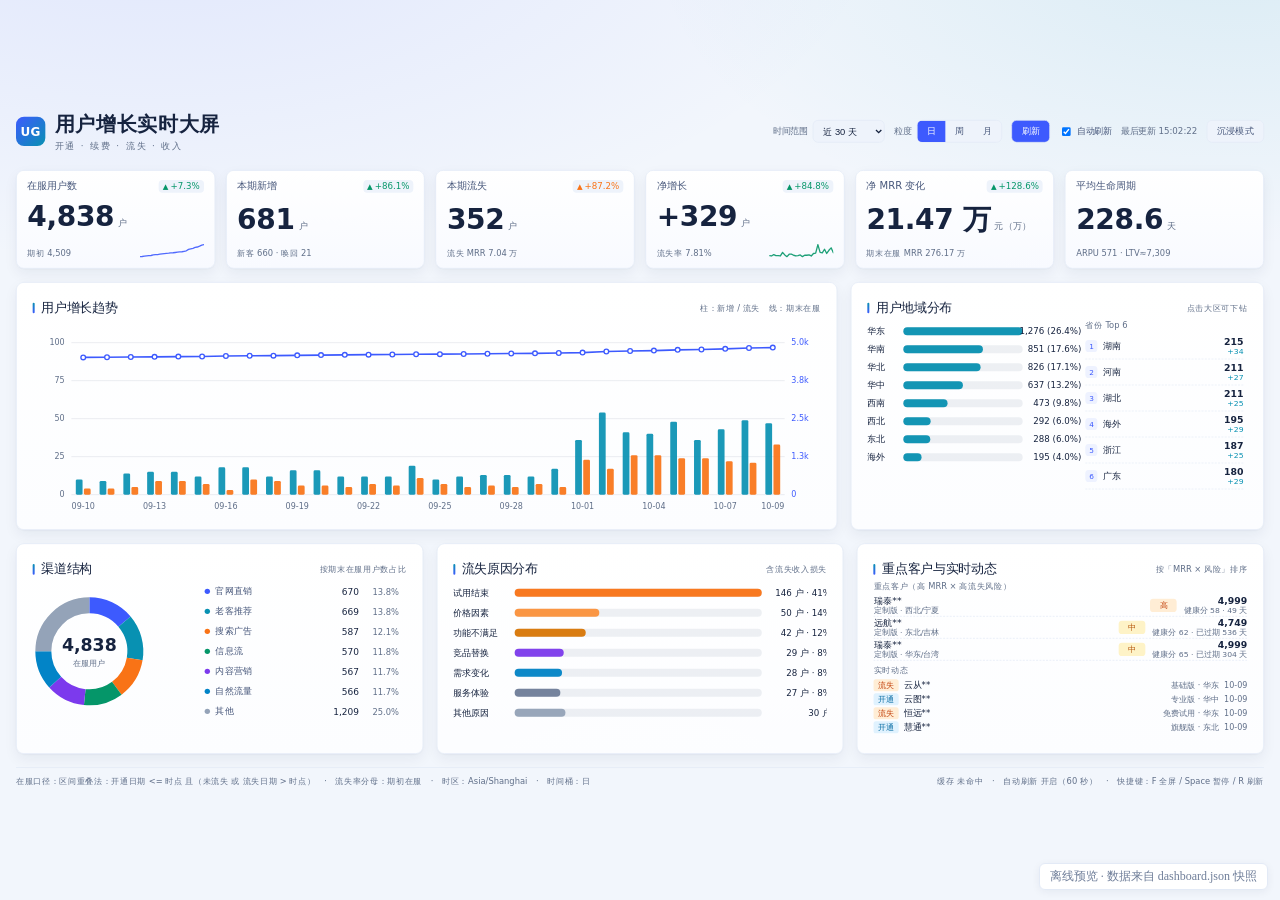
<file: tools/preview/index.html>
<!doctype html>
<html lang="zh-CN">
<head>
<meta charset="utf-8" />
<meta name="viewport" content="width=device-width, initial-scale=1" />
<title>增长大屏 · 离线预览</title>
<link rel="stylesheet" href="../../user_growth/user_growth/public/css/growth_screen.css" />
<style>
	html, body { margin: 0; padding: 0; height: 100%; background: #f2f6fc; }
	#ug-root { height: 100vh; }
	.ug-stage { height: 100vh !important; }
	.ug-preview-hint {
		position: fixed; right: 12px; bottom: 10px; z-index: 50;
		font-size: 12px; color: #6f7e99;
		background: #ffffff; border: 1px solid #e3eaf6;
		padding: 4px 10px; border-radius: 6px;
		box-shadow: 0 2px 8px rgba(22,35,63,.06);
	}
</style>
</head>
<body>
<div class="ug-screen" id="ug-root" data-state="loading">
	<div class="ug-stage">
		<div class="ug-canvas" style="align-items:center;justify-content:center;color:#6F7E99;font-size:18px">
			正在加载预览数据…
		</div>
	</div>
</div>
<div class="ug-preview-hint">离线预览 · 数据来自 dashboard.json 快照</div>

<!-- frappe 运行时垫片：让大屏脚本在纯静态环境下复用同一套渲染逻辑 -->
<script>
window.frappe = {
	call: function (options) {
		load_snapshot().then(function (snapshot) {
			var method = options.method || "";
			var payload = null;
			var data = (snapshot || {}).data || {};
			if (method.indexOf("get_dashboard_data") > 0) {
				payload = snapshot;
			} else if (method.indexOf("get_kpi_summary") > 0) {
				payload = copy(snapshot, data.kpi);
			} else if (method.indexOf("get_trend_series") > 0) {
				payload = copy(snapshot, data.trend);
			} else if (method.indexOf("get_event_feed") > 0) {
				payload = copy(snapshot, data.events || []);
			} else if (method.indexOf("get_region_breakdown") > 0) {
				payload = copy(snapshot, {
					region: "全部",
					kpi: data.kpi,
					province: (data.distribution || {}).province || [],
					channel: (data.distribution || {}).channel || [],
					plan: (data.distribution || {}).plan || [],
				});
			} else {
				payload = { code: 0, msg: "preview", data: null };
			}
			if (options.callback) options.callback({ message: payload });
		}).catch(function (error) {
			if (options.error) options.error({ message: String(error) });
		});
	},
	datetime: {
		get_today: function () { return new Date().toISOString().slice(0, 10); },
		add_days: function (value, days) {
			var d = new Date(value); d.setDate(d.getDate() + days);
			return d.toISOString().slice(0, 10);
		},
		add_months: function (value, months) {
			var d = new Date(value); d.setMonth(d.getMonth() + months);
			return d.toISOString().slice(0, 10);
		},
	},
	utils: { escape_html: function (text) { return String(text); } },
	user: { has_role: function () { return true; } },
};

function copy(snapshot, data) {
	return {
		code: 0, msg: "preview", cached: true,
		generated_at: snapshot ? snapshot.generated_at : null,
		caliber: snapshot ? snapshot.caliber : null,
		data: data,
	};
}

var SNAPSHOT = null;
function load_snapshot() {
	if (SNAPSHOT) return Promise.resolve(SNAPSHOT);
	return fetch("dashboard.json", { cache: "no-store" })
		.then(function (response) { return response.json(); })
		.then(function (json) { SNAPSHOT = json; return json; });
}
</script>

<script src="../../user_growth/user_growth/public/js/growth_screen/format.js"></script>
<script src="../../user_growth/user_growth/public/js/growth_screen/api.js"></script>
<script src="../../user_growth/user_growth/public/js/growth_screen/charts.js"></script>
<script src="../../user_growth/user_growth/public/js/growth_screen/layout.js"></script>
<script src="../../user_growth/user_growth/public/js/growth_screen/screen.js"></script>
<script>
window.user_growth.screen.mount(document.getElementById("ug-root"), { preview: true });

// ---- 仅预览页使用的布局自检（把测量结果写进 DOM，便于 headless 校验） ----
setTimeout(function () {
	var canvas = document.querySelector(".ug-canvas");
	var stage = document.querySelector(".ug-stage");
	var overflow = 0;
	var canvasRect = canvas.getBoundingClientRect();
	document.querySelectorAll(".ug-canvas *").forEach(function (element) {
		var rect = element.getBoundingClientRect();
		if (rect.width && (rect.right > canvasRect.right + 1 || rect.bottom > canvasRect.bottom + 1)) {
			overflow += 1;
		}
	});
	var transform = canvas.style.transform || "";
	var scale = parseFloat((transform.match(/scale\(([^)]+)\)/) || [0, "0"])[1]);
	var clipped = [];
	document.querySelectorAll(".ug-panel__body, .ug-kpi__card").forEach(function (element) {
		var delta = element.scrollHeight - element.clientHeight;
		if (delta > 1) {
			var owner = element.closest("[data-panel]");
			clipped.push({
				panel: (owner && owner.getAttribute("data-panel")) || element.getAttribute("data-kpi") || "kpi",
				delta: delta,
			});
		}
	});

	// 对比度自检：亮色主题下必须保证文字可读（正文 ≥ 4.5:1，大号数字 ≥ 3:1）
	function parseColor(value) {
		var match = String(value || "").match(/rgba?\(([^)]+)\)/);
		if (!match) return null;
		var parts = match[1].split(",").map(function (item) { return parseFloat(item); });
		return { r: parts[0], g: parts[1], b: parts[2], a: parts.length > 3 ? parts[3] : 1 };
	}
	function relLuminance(color) {
		var channels = [color.r, color.g, color.b].map(function (value) {
			value = value / 255;
			return value <= 0.03928 ? value / 12.92 : Math.pow((value + 0.055) / 1.055, 2.4);
		});
		return 0.2126 * channels[0] + 0.7152 * channels[1] + 0.0722 * channels[2];
	}
	function effectiveBackground(element) {
		var node = element;
		while (node && node !== document.documentElement) {
			var color = parseColor(window.getComputedStyle(node).backgroundColor);
			if (color && color.a > 0.5) return color;
			node = node.parentElement;
		}
		return { r: 255, g: 255, b: 255 };
	}
	function contrastRatio(element) {
		var foreground = parseColor(window.getComputedStyle(element).color);
		if (!foreground) return null;
		var background = effectiveBackground(element);
		var first = relLuminance(foreground);
		var second = relLuminance(background);
		return Math.round(((Math.max(first, second) + 0.05) / (Math.min(first, second) + 0.05)) * 100) / 100;
	}
	var contrastChecks = [];
	[
		[".ug-kpi__label", 4.5],
		[".ug-kpi__hint", 4.5],
		[".ug-kpi__number", 3],
		[".ug-panel__title", 4.5],
		[".ug-panel__hint", 4.5],
		[".ug-rank__name", 4.5],
		[".ug-legend__name", 4.5],
		[".ug-accounts__name", 4.5],
		[".ug-accounts__meta", 4.5],
		[".ug-footer__caliber", 4.5],
	].forEach(function (entry) {
		var element = document.querySelector(entry[0]);
		if (element) {
			contrastChecks.push({ selector: entry[0], ratio: contrastRatio(element), min: entry[1] });
		}
	});
	var diagnostics = {
		scale: Number(scale.toFixed(4)),
		canvasWidth: Math.round(canvasRect.width),
		canvasHeight: Math.round(canvasRect.height),
		stageHeight: Math.round(stage.getBoundingClientRect().height),
		viewport: [window.innerWidth, window.innerHeight],
		documentHeight: document.documentElement.scrollHeight,
		overflowElements: overflow,
		svgCount: document.querySelectorAll("svg").length,
		clippedPanels: clipped,
		contrast: contrastChecks,
		// 主题自检：底色亮度必须"亮"（深色主题会直接失败）
		backgroundLuminance: {
			screen: Math.round(relLuminance(effectiveBackground(document.querySelector(".ug-screen"))) * 1000) / 1000,
			panel: Math.round(relLuminance(effectiveBackground(document.querySelector(".ug-panel"))) * 1000) / 1000,
			card: Math.round(relLuminance(effectiveBackground(document.querySelector(".ug-kpi__card"))) * 1000) / 1000,
		},
	};
	var node = document.createElement("div");
	node.id = "ug-layout-diagnostics";
	node.textContent = JSON.stringify(diagnostics);
	// 放到视口外：既不影响截图与布局，又能被 headless 的 --dump-dom 读到
	node.style.cssText = "position:fixed;left:-10000px;top:0;white-space:pre;";
	document.body.appendChild(node);
}, 1200);
</script>
</body>
</html>
</file>
<file: user_growth/user_growth/public/css/growth_screen.css>
/* ===========================================================================
 * 增长大屏样式
 * 设计基准：1920×1080 逻辑画布，整体等比缩放到实际视口（见 screen.js）
 * 配色：亮色商务风（浅蓝灰底 + 白色卡片）+ 青/橙语义色
 *       青=新增、橙=流失，靠色相差异区分而非亮暗，对色觉差异依然友好
 * =========================================================================== */

:root {
	--ug-bg: #f2f6fc;
	--ug-bg-panel: #ffffff;
	--ug-surface-2: #eef3fb;
	--ug-hairline: #e3eaf6;
	--ug-border: var(--ug-hairline);
	--ug-text: #16233f;
	--ug-text-2: #46567a;
	--ug-text-3: #5f6e88;
	--ug-accent: #3d5afe;
	--ug-growth: #0891b2;
	--ug-churn: #f97316;
	--ug-warning: #d97706;
	--ug-success: #059669;
	--ug-grid: rgba(91, 107, 136, 0.16);
	--ug-card-shadow: 0 1px 2px rgba(22, 35, 63, 0.04), 0 8px 20px rgba(22, 35, 63, 0.06);
}

.ug-screen {
	position: relative;
	width: 100%;
	height: 100%;
	background: var(--ug-bg);
	color: var(--ug-text);
	font-family: "Noto Sans SC", "Microsoft YaHei", system-ui, -apple-system, sans-serif;
	overflow: hidden;
}

/* --------------------------------------------------------------- 画布与缩放 */
.ug-stage {
	position: relative;
	width: 100%;
	height: calc(100vh - 210px);
	min-height: 560px;
	overflow: hidden;
	background:
		radial-gradient(1200px 600px at 12% -12%, rgba(61, 90, 254, 0.10), transparent 62%),
		radial-gradient(1000px 520px at 96% -6%, rgba(8, 145, 178, 0.10), transparent 58%),
		var(--ug-bg);
}

.ug-canvas {
	position: absolute;
	top: 0;
	left: 0;
	width: 1920px;
	height: 1080px;
	padding: 24px;
	box-sizing: border-box;
	transform-origin: top left;
	display: flex;
	flex-direction: column;
	gap: 20px;
}

/* ------------------------------------------------------------------- 顶栏 */
.ug-header {
	height: 76px;
	flex: 0 0 76px;
	display: flex;
	align-items: center;
	justify-content: space-between;
}

.ug-header__brand {
	display: flex;
	align-items: center;
	gap: 14px;
}

.ug-header__logo {
	width: 44px;
	height: 44px;
	border-radius: 12px;
	background: linear-gradient(135deg, var(--ug-accent), var(--ug-growth));
	color: #ffffff;
	font-weight: 800;
	font-size: 18px;
	display: flex;
	align-items: center;
	justify-content: center;
	letter-spacing: 0.5px;
}

.ug-header__title {
	margin: 0;
	font-size: 30px;
	font-weight: 600;
	letter-spacing: 1px;
}

.ug-header__sub {
	margin: 2px 0 0;
	font-size: 13px;
	color: var(--ug-text-3);
	letter-spacing: 3px;
	text-transform: uppercase;
}

.ug-header__controls {
	display: flex;
	align-items: center;
	gap: 14px;
}

.ug-field {
	display: flex;
	align-items: center;
	gap: 8px;
}

.ug-field__label {
	font-size: 13px;
	color: var(--ug-text-3);
}

.ug-select {
	height: 34px;
	padding: 0 10px;
	border-radius: 8px;
	background: var(--ug-surface-2);
	border: 1px solid var(--ug-border);
	color: var(--ug-text);
	font-size: 14px;
	outline: none;
}

.ug-seg {
	display: flex;
	background: var(--ug-surface-2);
	border: 1px solid var(--ug-border);
	border-radius: 8px;
	overflow: hidden;
}

.ug-seg__item {
	height: 32px;
	padding: 0 14px;
	background: transparent;
	border: none;
	color: var(--ug-text-2);
	font-size: 14px;
	cursor: pointer;
}

.ug-seg__item.is-active {
	background: var(--ug-accent);
	color: #fff;
}

.ug-btn {
	height: 34px;
	padding: 0 14px;
	border-radius: 8px;
	border: 1px solid var(--ug-border);
	background: var(--ug-accent);
	color: #fff;
	font-size: 14px;
	cursor: pointer;
}

.ug-btn:hover {
	filter: brightness(1.1);
}

.ug-btn--ghost {
	background: var(--ug-surface-2);
	color: var(--ug-text-2);
}

.ug-btn--small {
	height: 28px;
	padding: 0 10px;
	font-size: 12px;
}

.ug-switch {
	display: flex;
	align-items: center;
	gap: 6px;
	font-size: 13px;
	color: var(--ug-text-2);
	cursor: pointer;
	user-select: none;
}

.ug-updated {
	font-size: 13px;
	color: var(--ug-text-3);
	font-variant-numeric: tabular-nums;
}

/* --------------------------------------------------------------------- KPI */
.ug-kpi {
	height: 148px;
	flex: 0 0 148px;
	display: grid;
	grid-template-columns: repeat(6, 1fr);
	gap: 16px;
}

.ug-kpi__card {
	background: linear-gradient(180deg, #ffffff, #f8faff);
	border: 1px solid var(--ug-border);
	border-radius: 12px;
	padding: 14px 16px;
	box-shadow: var(--ug-card-shadow);
	display: flex;
	flex-direction: column;
	justify-content: space-between;
	overflow: hidden;
}

.ug-kpi__top {
	display: flex;
	align-items: center;
	justify-content: space-between;
	gap: 8px;
}

.ug-kpi__label {
	font-size: 15px;
	color: var(--ug-text-2);
}

.ug-kpi__value {
	display: flex;
	align-items: baseline;
	gap: 6px;
}

.ug-kpi__number {
	font-size: 42px;
	font-weight: 700;
	line-height: 1.05;
	font-variant-numeric: tabular-nums;
	letter-spacing: -0.5px;
}

.ug-kpi__unit {
	font-size: 14px;
	color: var(--ug-text-3);
}

.ug-kpi__bottom {
	display: flex;
	align-items: flex-end;
	justify-content: space-between;
	gap: 8px;
}

.ug-kpi__hint {
	font-size: 12.5px;
	color: var(--ug-text-3);
	line-height: 1.3;
}

.ug-kpi__spark {
	display: inline-block;
	line-height: 0;
	opacity: 0.9;
}

.ug-delta {
	display: inline-flex;
	align-items: center;
	gap: 3px;
	font-size: 13px;
	font-variant-numeric: tabular-nums;
	padding: 2px 6px;
	border-radius: 6px;
	background: var(--ug-surface-2);
}

.ug-delta--good { color: var(--ug-success); }
.ug-delta--bad { color: var(--ug-churn); }
.ug-delta--flat { color: var(--ug-text-3); }
.ug-delta__arrow { font-style: normal; font-size: 11px; }

/* ------------------------------------------------------------------- 面板 */
.ug-mid,
.ug-bottom {
	display: grid;
	gap: 20px;
}

.ug-mid {
	height: 372px;
	flex: 0 0 372px;
	grid-template-columns: 1232px 620px;
}

.ug-bottom {
	height: 316px;
	flex: 0 0 316px;
	grid-template-columns: repeat(3, 1fr);
}

.ug-panel {
	background: linear-gradient(180deg, #ffffff, #fcfdff);
	border: 1px solid var(--ug-border);
	border-radius: 12px;
	padding: 20px 24px;
	box-sizing: border-box;
	display: flex;
	flex-direction: column;
	overflow: hidden;
	box-shadow: var(--ug-card-shadow);
}

.ug-panel__head {
	height: 36px;
	display: flex;
	align-items: center;
	gap: 10px;
	flex: 0 0 36px;
}

.ug-panel__bar {
	width: 3px;
	height: 16px;
	border-radius: 2px;
	background: linear-gradient(180deg, var(--ug-growth), var(--ug-accent));
}

.ug-panel__title {
	margin: 0;
	font-size: 19px;
	font-weight: 500;
}

.ug-panel__hint {
	font-size: 12.5px;
	color: var(--ug-text-3);
	margin-left: auto;
}

.ug-panel__body {
	flex: 1 1 auto;
	position: relative;
	overflow: hidden;
}

.ug-panel__body svg {
	display: block;
}

.ug-subhead {
	font-size: 12.5px;
	color: var(--ug-text-3);
	margin-bottom: 4px;
	line-height: 1.3;
}

.ug-subhead--gap {
	margin-top: 6px;
}

/* ------------------------------------------------------ 地域 / 排名 / 图例 */
.ug-region__col {
	display: inline-block;
	vertical-align: top;
}

.ug-region__col--bars {
	width: 56%;
}

.ug-region__col--list {
	width: 43%;
	padding-left: 8px;
	box-sizing: border-box;
}

.ug-rank {
	list-style: none;
	margin: 0;
	padding: 0;
}

.ug-rank__item {
	display: flex;
	align-items: center;
	gap: 8px;
	height: 38px;
	border-bottom: 1px dashed var(--ug-hairline);
	font-size: 14px;
}

.ug-rank__index {
	width: 18px;
	height: 18px;
	border-radius: 5px;
	background: #eef2ff;
	color: var(--ug-accent);
	font-size: 11px;
	display: flex;
	align-items: center;
	justify-content: center;
}

.ug-rank__name {
	flex: 1 1 auto;
	color: var(--ug-text);
}

.ug-rank__stats {
	display: flex;
	flex-direction: column;
	align-items: flex-end;
	line-height: 1.15;
}

.ug-rank__stats b {
	font-size: 14px;
	font-variant-numeric: tabular-nums;
}

.ug-rank__stats em {
	font-style: normal;
	font-size: 11.5px;
	color: var(--ug-growth);
}

.ug-donut {
	display: inline-block;
	width: 46%;
	vertical-align: middle;
}

.ug-legend {
	list-style: none;
	margin: 0;
	padding: 0;
	display: inline-block;
	width: 52%;
	vertical-align: middle;
}

.ug-legend__item {
	display: flex;
	align-items: center;
	gap: 8px;
	height: 30px;
	font-size: 13.5px;
}

.ug-legend__dot {
	width: 8px;
	height: 8px;
	border-radius: 50%;
}

.ug-legend__name {
	flex: 1 1 auto;
	color: var(--ug-text-2);
	overflow: hidden;
	text-overflow: ellipsis;
	white-space: nowrap;
}

.ug-legend__value {
	font-variant-numeric: tabular-nums;
	font-weight: 500;
}

.ug-legend__share {
	width: 52px;
	text-align: right;
	color: var(--ug-text-3);
	font-size: 12.5px;
	font-variant-numeric: tabular-nums;
}

/* -------------------------------------------------- 重点客户与实时动态 */
.ug-accounts,
.ug-feed {
	list-style: none;
	margin: 0;
	padding: 0;
}

.ug-accounts__item {
	display: flex;
	align-items: center;
	gap: 10px;
	height: 32px;
	border-bottom: 1px dashed var(--ug-hairline);
}

.ug-accounts__main {
	flex: 1 1 auto;
	display: flex;
	flex-direction: column;
	line-height: 1.2;
	overflow: hidden;
}

.ug-accounts__name {
	font-size: 14px;
}

.ug-accounts__meta {
	font-size: 11.5px;
	color: var(--ug-text-3);
}

.ug-accounts__money {
	display: flex;
	flex-direction: column;
	align-items: flex-end;
	line-height: 1.2;
}

.ug-accounts__money b {
	font-size: 14px;
	font-variant-numeric: tabular-nums;
}

.ug-accounts__money em {
	font-style: normal;
	font-size: 11.5px;
	color: var(--ug-text-3);
}

.ug-risk {
	width: 40px;
	height: 20px;
	border-radius: 5px;
	font-size: 12px;
	display: flex;
	align-items: center;
	justify-content: center;
}

.ug-risk--high { background: #ffedd5; color: #c2410c; }
.ug-risk--mid { background: #fef3c7; color: #b45309; }
.ug-risk--low { background: #d1fae5; color: #047857; }

.ug-feed__item {
	display: flex;
	align-items: center;
	gap: 8px;
	height: 21px;
	font-size: 13px;
}

.ug-feed__kind {
	width: 38px;
	height: 18px;
	border-radius: 4px;
	font-size: 11.5px;
	display: flex;
	align-items: center;
	justify-content: center;
}

.ug-feed__kind--new { background: #e0f2fe; color: #0369a1; }
.ug-feed__kind--churn { background: #ffedd5; color: #c2410c; }
.ug-feed__name { flex: 1 1 auto; }
.ug-feed__meta { color: var(--ug-text-3); font-size: 12px; }
.ug-feed__date { color: var(--ug-text-3); font-size: 12px; font-variant-numeric: tabular-nums; }

/* -------------------------------------------------------- 状态栏与浮层 */
.ug-footer {
	height: 40px;
	flex: 0 0 40px;
	display: flex;
	align-items: center;
	justify-content: space-between;
	font-size: 12.5px;
	color: var(--ug-text-3);
	border-top: 1px solid var(--ug-hairline);
}

.ug-tooltip {
	position: absolute;
	z-index: 20;
	min-width: 150px;
	padding: 8px 10px;
	border-radius: 8px;
	background: #ffffff;
	border: 1px solid var(--ug-hairline);
	box-shadow: 0 10px 26px rgba(22, 35, 63, 0.14);
	pointer-events: none;
	font-size: 12.5px;
}

.ug-tooltip__title {
	color: var(--ug-text);
	font-weight: 500;
	margin-bottom: 4px;
}

.ug-tooltip__row {
	display: flex;
	align-items: center;
	gap: 6px;
	color: var(--ug-text-2);
	line-height: 1.6;
}

.ug-tooltip__dot {
	width: 7px;
	height: 7px;
	border-radius: 50%;
}

.ug-tooltip__name { flex: 1 1 auto; }
.ug-tooltip__value { color: var(--ug-text); font-variant-numeric: tabular-nums; }

.ug-breadcrumb {
	position: absolute;
	top: 76px;
	left: 24px;
	z-index: 15;
	display: flex;
	align-items: center;
	gap: 8px;
	padding: 6px 10px;
	border-radius: 8px;
	background: #eef2ff;
	border: 1px solid #c7d2fe;
	font-size: 13px;
}

.ug-breadcrumb__label { color: var(--ug-text-3); }

.ug-empty {
	color: var(--ug-text-3);
	font-size: 13px;
	height: 30px;
	display: flex;
	align-items: center;
}

.ug-panel-error {
	display: flex;
	align-items: center;
	justify-content: center;
	gap: 10px;
	height: 100%;
	color: var(--ug-text-2);
	font-size: 14px;
}

.ug-panel-error__icon {
	width: 20px;
	height: 20px;
	border-radius: 50%;
	background: #ffedd5;
	color: #c2410c;
	display: flex;
	align-items: center;
	justify-content: center;
	font-weight: 700;
}

/* 首屏骨架屏：避免"白屏 → 突然出现"的观感 */
.ug-screen[data-state="loading"] .ug-canvas {
	opacity: 0.35;
	filter: saturate(0.6);
}

.ug-screen[data-state="loading"] .ug-stage::after {
	content: "";
	position: absolute;
	inset: 0;
	background: linear-gradient(90deg, transparent, rgba(61, 90, 254, 0.07), transparent);
	animation: ug-sweep 1.6s linear infinite;
}

@keyframes ug-sweep {
	0% { transform: translateX(-60%); }
	100% { transform: translateX(60%); }
}

/* ------------------------------------------------------------- 沉浸模式 */
body.ug-immersive .ug-stage {
	height: 100vh;
}

/* 隐藏 Desk 外壳（多个候选选择器，兼容不同版本的 DOM 结构） */
body.ug-immersive .navbar,
body.ug-immersive .page-head,
body.ug-immersive .layout-side-section,
body.ug-immersive .body-sidebar-container,
body.ug-immersive .sidebar-toggle-btn,
body.ug-immersive .web-footer {
	display: none !important;
}

body.ug-immersive .layout-main-section-wrapper,
body.ug-immersive .layout-main-section,
body.ug-immersive .page-content,
body.ug-immersive .container,
body.ug-immersive .page-container {
	padding: 0 !important;
	margin: 0 !important;
	max-width: none !important;
	background: var(--ug-bg);
}

body.ug-immersive {
	overflow: hidden;
}

/* --------------------------------------------------- 尊重"减少动态效果" */
@media (prefers-reduced-motion: reduce) {
	.ug-screen[data-state="loading"] .ug-stage::after {
		animation: none;
	}
	.ug-tooltip {
		transition: none;
	}
}
</file>
